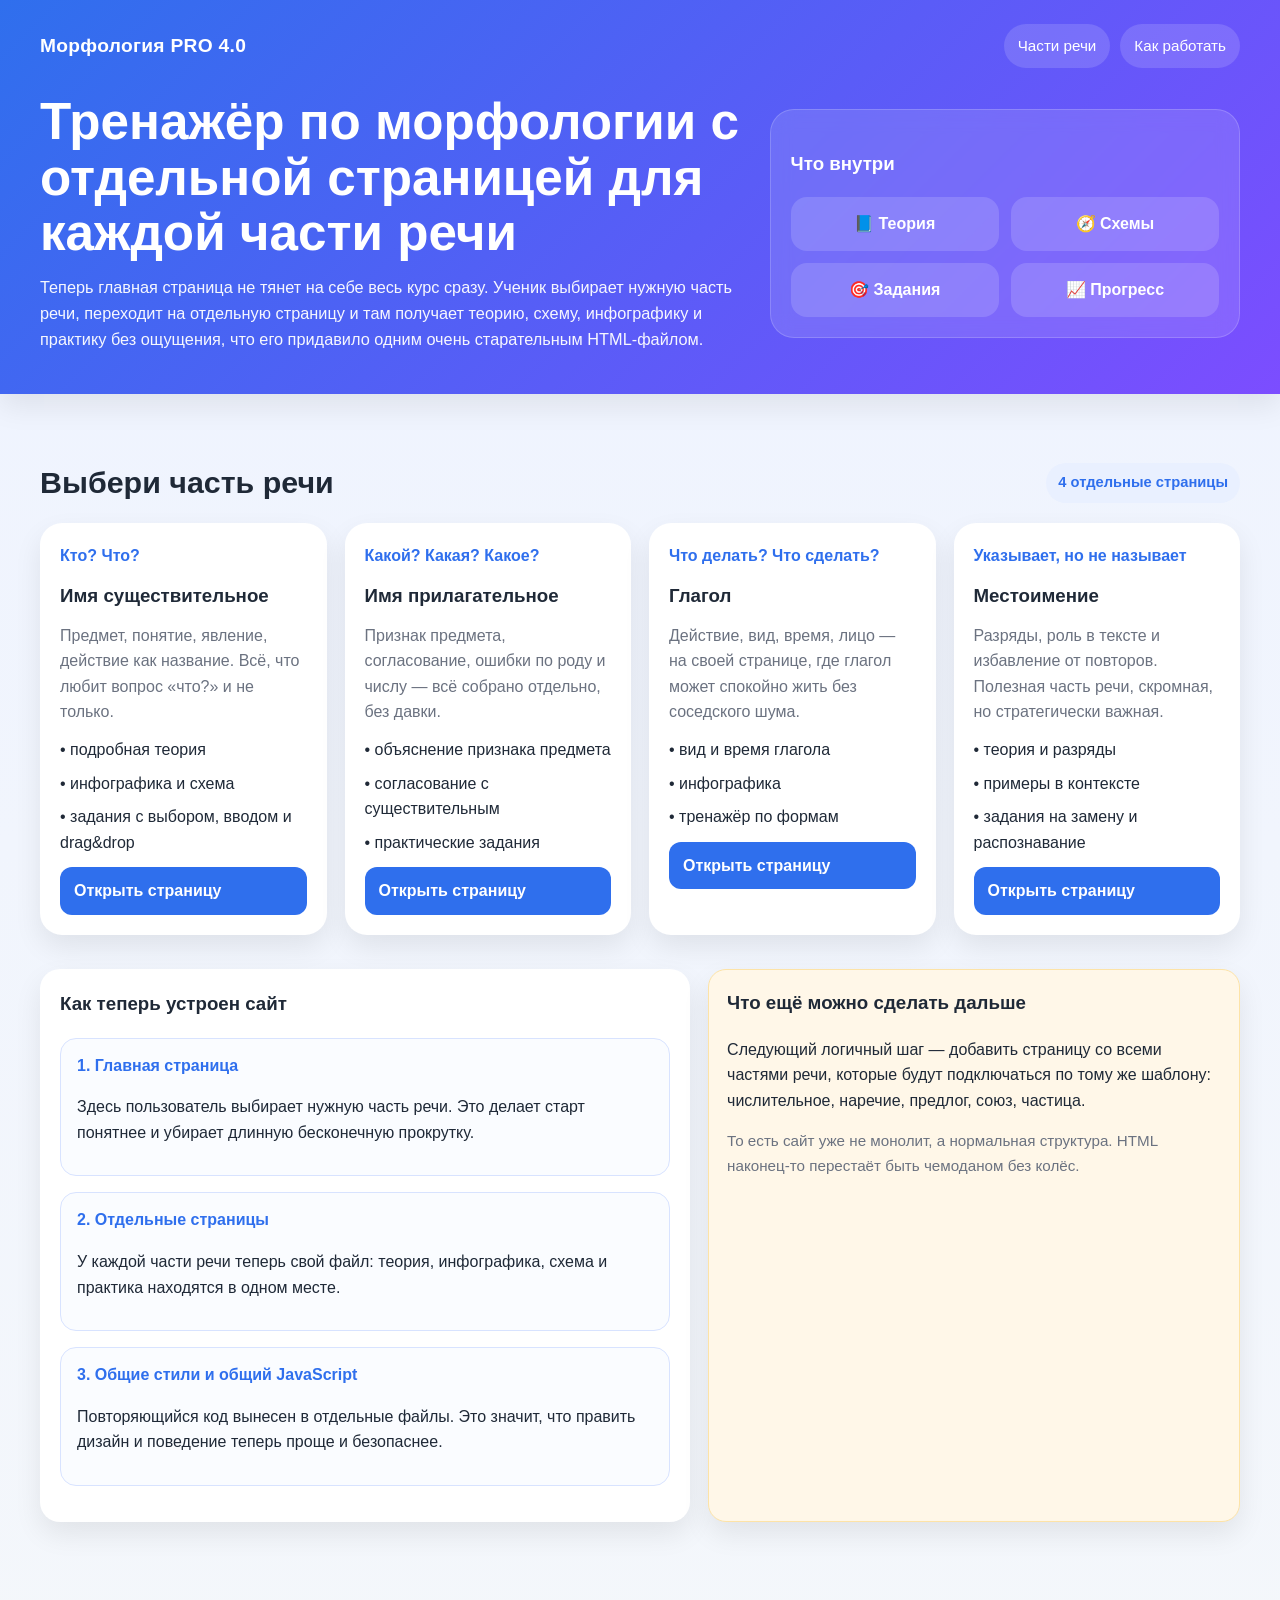
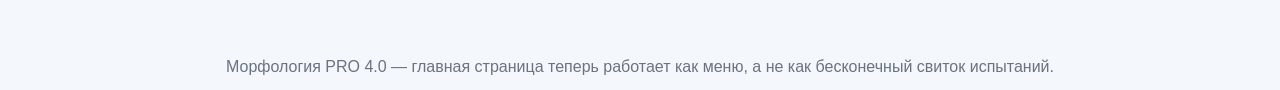
<file: index.html>
<!DOCTYPE html>
<html lang="ru">
<head>
  <head>
  <link rel="icon" type="image/png" href="favicon.png">
</head>
  <meta charset="UTF-8" />
  <meta name="viewport" content="width=device-width, initial-scale=1.0" />
  <title>Морфология PRO 4.0</title>
  <link rel="stylesheet" href="assets/styles.css" />
</head>
<body>
  <header>
    <div class="container">
      <div class="topbar">
        <div class="logo">Морфология PRO 4.0</div>
        <nav>
          <a href="#parts">Части речи</a>
          <a href="#how">Как работать</a>
        </nav>
      </div>

      <div class="hero" id="home">
        <div>
          <h1>Тренажёр по морфологии с отдельной страницей для каждой части речи</h1>
          <p>
            Теперь главная страница не тянет на себе весь курс сразу. Ученик выбирает нужную часть речи,
            переходит на отдельную страницу и там получает теорию, схему, инфографику и практику без ощущения,
            что его придавило одним очень старательным HTML-файлом.
          </p>
        </div>
        <div class="hero-card">
          <h3>Что внутри</h3>
          <div class="hero-grid">
            <div class="hero-mini">📘 Теория</div>
            <div class="hero-mini">🧭 Схемы</div>
            <div class="hero-mini">🎯 Задания</div>
            <div class="hero-mini">📈 Прогресс</div>
          </div>
        </div>
      </div>
    </div>
  </header>

  <main>
    <div class="container">
      <section class="section" id="parts">
        <div class="section-head">
          <h2>Выбери часть речи</h2>
          <span class="tag">4 отдельные страницы</span>
        </div>

        <div class="parts-grid">
          <article class="part-card">
            <div class="part-meta">Кто? Что?</div>
            <h3>Имя существительное</h3>
            <p>Предмет, понятие, явление, действие как название. Всё, что любит вопрос «что?» и не только.</p>
            <div class="feature-list">
              <div>• подробная теория</div>
              <div>• инфографика и схема</div>
              <div>• задания с выбором, вводом и drag&drop</div>
            </div>
            <a class="link-btn link-primary" href="pages/noun.html">Открыть страницу</a>
          </article>

          <article class="part-card">
            <div class="part-meta">Какой? Какая? Какое?</div>
            <h3>Имя прилагательное</h3>
            <p>Признак предмета, согласование, ошибки по роду и числу — всё собрано отдельно, без давки.</p>
            <div class="feature-list">
              <div>• объяснение признака предмета</div>
              <div>• согласование с существительным</div>
              <div>• практические задания</div>
            </div>
            <a class="link-btn link-primary" href="pages/adjective.html">Открыть страницу</a>
          </article>

          <article class="part-card">
            <div class="part-meta">Что делать? Что сделать?</div>
            <h3>Глагол</h3>
            <p>Действие, вид, время, лицо — на своей странице, где глагол может спокойно жить без соседского шума.</p>
            <div class="feature-list">
              <div>• вид и время глагола</div>
              <div>• инфографика</div>
              <div>• тренажёр по формам</div>
            </div>
            <a class="link-btn link-primary" href="pages/verb.html">Открыть страницу</a>
          </article>

          <article class="part-card">
            <div class="part-meta">Указывает, но не называет</div>
            <h3>Местоимение</h3>
            <p>Разряды, роль в тексте и избавление от повторов. Полезная часть речи, скромная, но стратегически важная.</p>
            <div class="feature-list">
              <div>• теория и разряды</div>
              <div>• примеры в контексте</div>
              <div>• задания на замену и распознавание</div>
            </div>
            <a class="link-btn link-primary" href="pages/pronoun.html">Открыть страницу</a>
          </article>
        </div>
      </section>

      <section class="section" id="how">
        <div class="grid">
          <article class="card">
            <h3>Как теперь устроен сайт</h3>
            <div class="theory-block">
              <h4>1. Главная страница</h4>
              <p>Здесь пользователь выбирает нужную часть речи. Это делает старт понятнее и убирает длинную бесконечную прокрутку.</p>
            </div>
            <div class="theory-block">
              <h4>2. Отдельные страницы</h4>
              <p>У каждой части речи теперь свой файл: теория, инфографика, схема и практика находятся в одном месте.</p>
            </div>
            <div class="theory-block">
              <h4>3. Общие стили и общий JavaScript</h4>
              <p>Повторяющийся код вынесен в отдельные файлы. Это значит, что править дизайн и поведение теперь проще и безопаснее.</p>
            </div>
          </article>

          <aside class="card tip-box">
            <h3>Что ещё можно сделать дальше</h3>
            <p>Следующий логичный шаг — добавить страницу со всеми частями речи, которые будут подключаться по тому же шаблону: числительное, наречие, предлог, союз, частица.</p>
            <p class="small-note">То есть сайт уже не монолит, а нормальная структура. HTML наконец-то перестаёт быть чемоданом без колёс.</p>
          </aside>
        </div>
      </section>
    </div>
  </main>

  <footer>
    Морфология PRO 4.0 — главная страница теперь работает как меню, а не как бесконечный свиток испытаний.
  </footer>
</body>
</html>
</file>
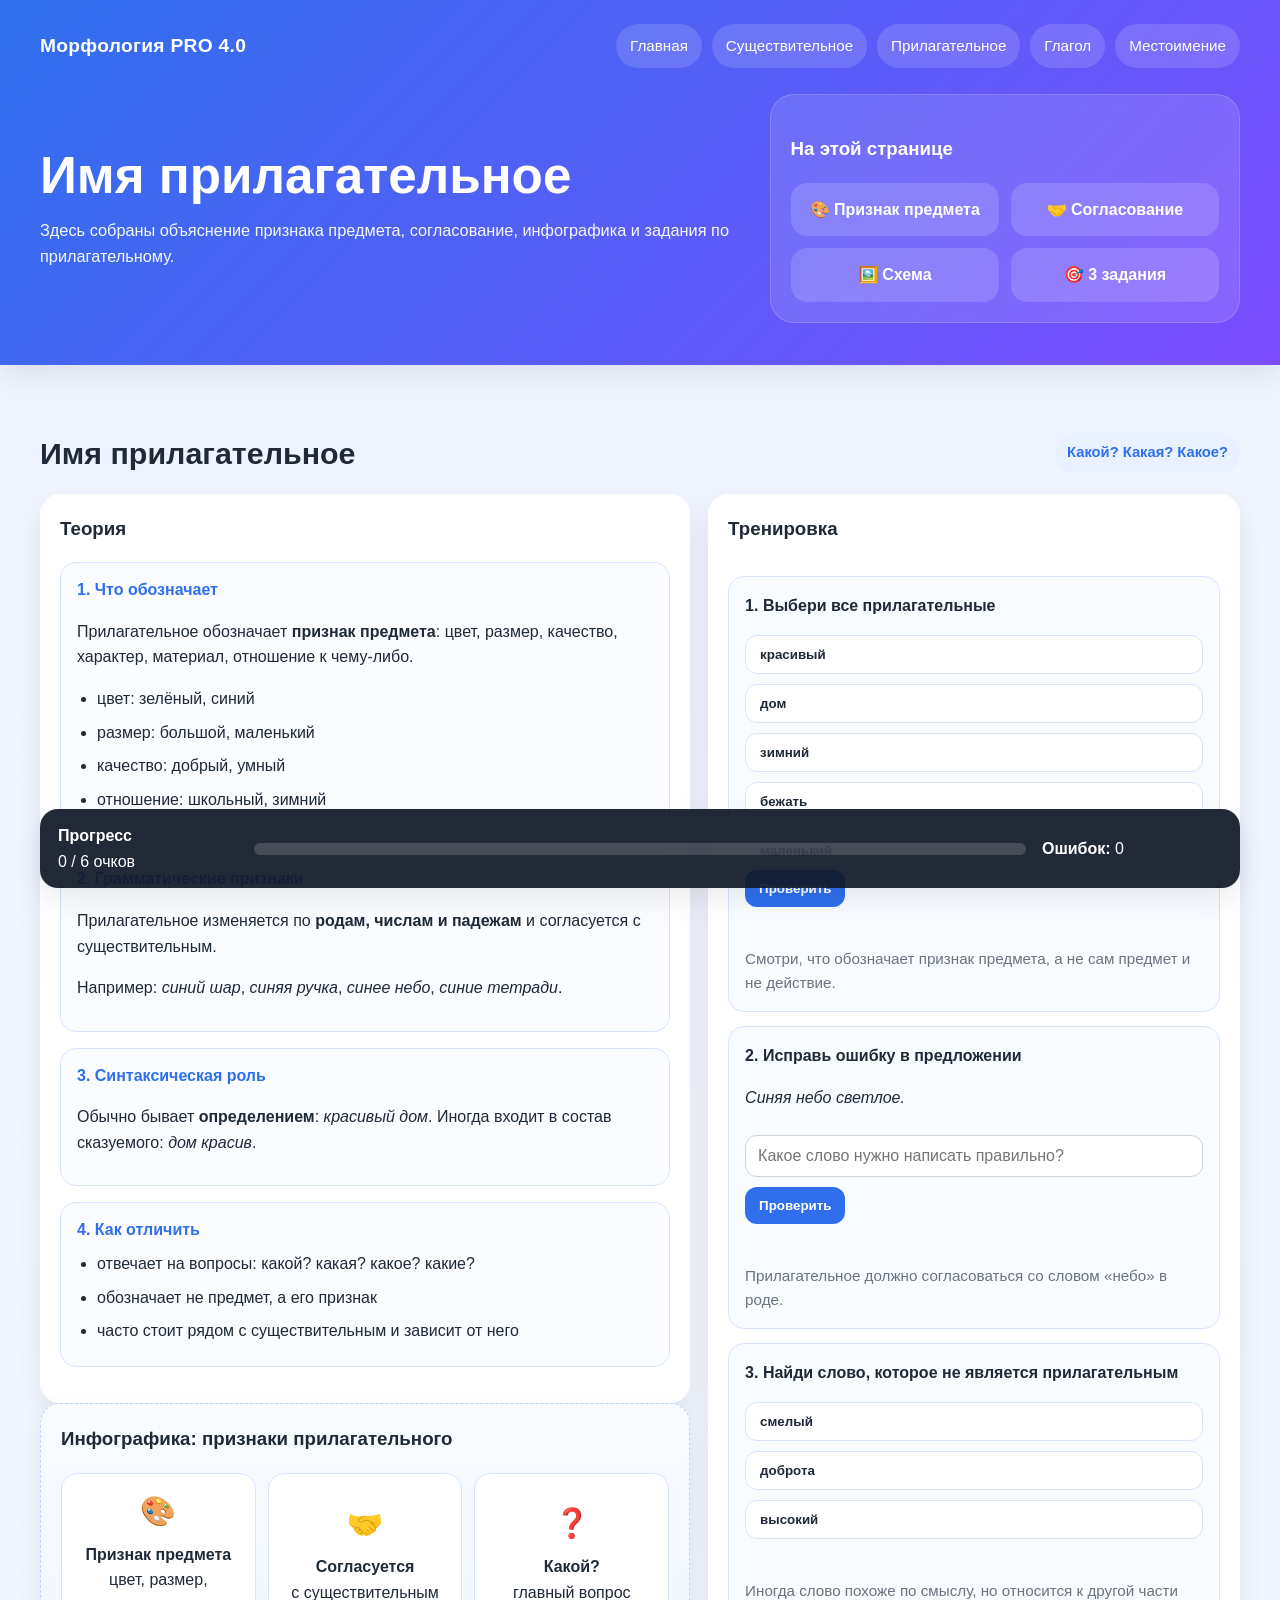
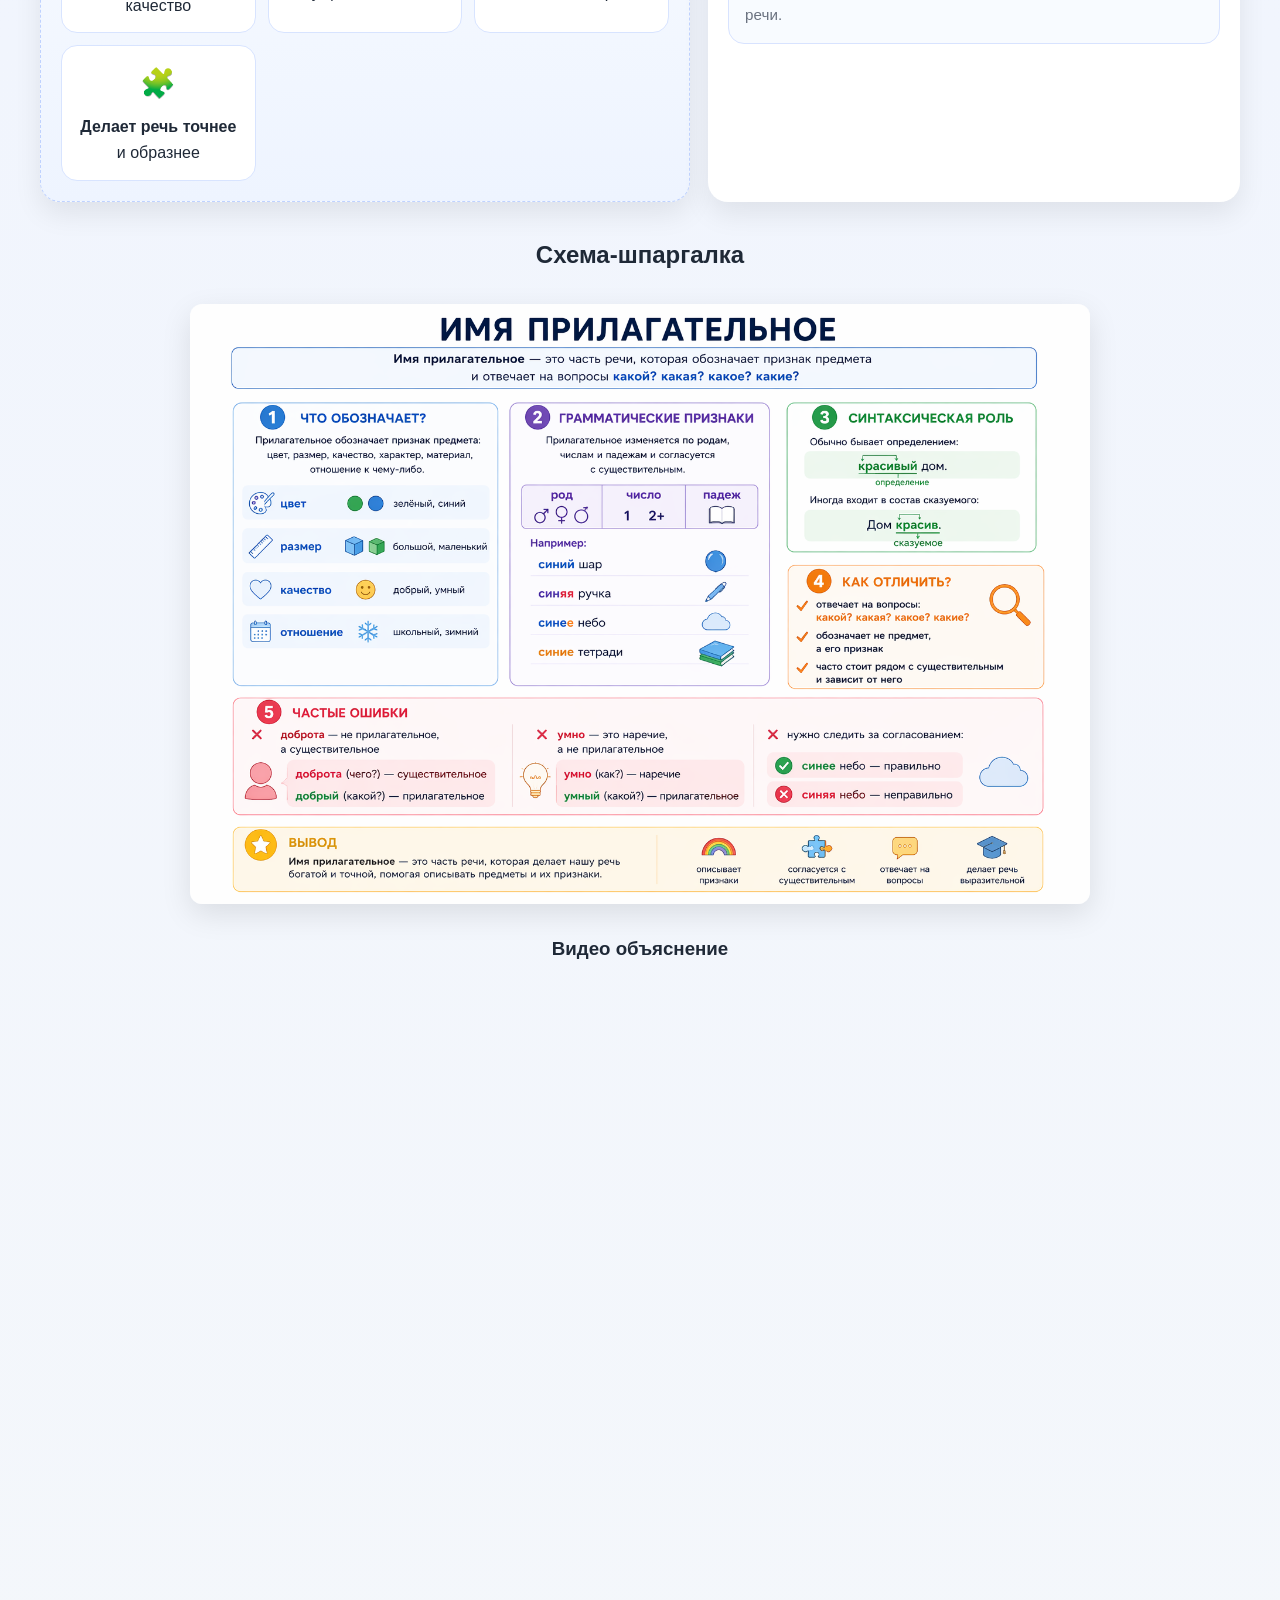
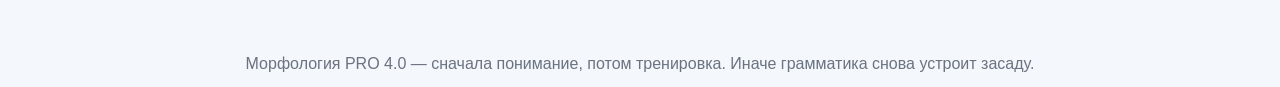
<file: pages/adjective.html>
<!DOCTYPE html>
<html lang="ru">
<head>
  <meta charset="UTF-8" />
  <meta name="viewport" content="width=device-width, initial-scale=1.0" />
  <title>Имя прилагательное — Морфология PRO 4.0</title>
  <link rel="stylesheet" href="../assets/styles.css" />
</head>
<body data-max-score="6" data-storage-key="adjective">
<header>
  <div class="container">
    <div class="topbar">
      <div class="logo">Морфология PRO 4.0</div>
      <nav>
        <a href="../index.html">Главная</a>
        <a href="noun.html">Существительное</a>
        <a href="adjective.html">Прилагательное</a>
        <a href="verb.html">Глагол</a>
        <a href="pronoun.html">Местоимение</a>
      </nav>
    </div>

      <div class="hero">
        <div>
          <h1>Имя прилагательное</h1>
          <p>Здесь собраны объяснение признака предмета, согласование, инфографика и задания по прилагательному.</p>
        </div>
        <div class="hero-card">
          <h3>На этой странице</h3>
          <div class="hero-grid">
            <div class="hero-mini">🎨 Признак предмета</div>
            <div class="hero-mini">🤝 Согласование</div>
            <div class="hero-mini">🖼️ Схема</div>
            <div class="hero-mini">🎯 3 задания</div>
          </div>
        </div>
      </div>
    </div>
  </header>
  <main>
    <div class="container">
      <section class="section">
        <div class="section-head">
          <h2>Имя прилагательное</h2>
          <span class="tag">Какой? Какая? Какое?</span>
        </div>
        <div class="grid">
          <div>
            <article class="card">
              <h3>Теория</h3>
              <div class="theory-block">
                <h4>1. Что обозначает</h4>
                <p>Прилагательное обозначает <strong>признак предмета</strong>: цвет, размер, качество, характер, материал, отношение к чему-либо.</p>
                <ul>
                  <li>цвет: зелёный, синий</li>
                  <li>размер: большой, маленький</li>
                  <li>качество: добрый, умный</li>
                  <li>отношение: школьный, зимний</li>
                </ul>
              </div>
              <div class="theory-block">
                <h4>2. Грамматические признаки</h4>
                <p>Прилагательное изменяется по <strong>родам, числам и падежам</strong> и согласуется с существительным.</p>
                <p>Например: <em>синий шар</em>, <em>синяя ручка</em>, <em>синее небо</em>, <em>синие тетради</em>.</p>
              </div>
              <div class="theory-block">
                <h4>3. Синтаксическая роль</h4>
                <p>Обычно бывает <strong>определением</strong>: <em>красивый дом</em>. Иногда входит в состав сказуемого: <em>дом красив</em>.</p>
              </div>
              <div class="theory-block">
                <h4>4. Как отличить</h4>
                <ul>
                  <li>отвечает на вопросы: какой? какая? какое? какие?</li>
                  <li>обозначает не предмет, а его признак</li>
                  <li>часто стоит рядом с существительным и зависит от него</li>
                </ul>
              </div>
            </article>
            <article class="card infographic">
              <h3>Инфографика: признаки прилагательного</h3>
              <div class="info-grid">
                <div class="info-item"><div class="emoji">🎨</div><strong>Признак предмета</strong><span>цвет, размер, качество</span></div>
                <div class="info-item"><div class="emoji">🤝</div><strong>Согласуется</strong><span>с существительным</span></div>
                <div class="info-item"><div class="emoji">❓</div><strong>Какой?</strong><span>главный вопрос</span></div>
                <div class="info-item"><div class="emoji">🧩</div><strong>Делает речь точнее</strong><span>и образнее</span></div>
              </div>
            </article>
          </div>
          <aside class="card trainer-panel">
            <h3>Тренировка</h3>
            <div class="task" data-points="2">
              <p><strong>1. Выбери все прилагательные</strong></p>
              <div class="options multi-select" data-answer="красивый,зимний,маленький">
                <button class="option-btn">красивый</button>
                <button class="option-btn">дом</button>
                <button class="option-btn">зимний</button>
                <button class="option-btn">бежать</button>
                <button class="option-btn">маленький</button>
              </div>
              <button class="primary-btn check-multi">Проверить</button>
              <div class="result"></div>
              <div class="explain">Смотри, что обозначает признак предмета, а не сам предмет и не действие.</div>
            </div>
            <div class="task" data-points="2">
              <p><strong>2. Исправь ошибку в предложении</strong></p>
              <p><em>Синяя небо светлое.</em></p>
              <input type="text" class="free-input" data-answer="синее" placeholder="Какое слово нужно написать правильно?" />
              <button class="primary-btn check-input">Проверить</button>
              <div class="result"></div>
              <div class="explain">Прилагательное должно согласоваться со словом «небо» в роде.</div>
            </div>
            <div class="task" data-points="2">
              <p><strong>3. Найди слово, которое не является прилагательным</strong></p>
              <div class="options single-select" data-answer="доброта">
                <button class="option-btn">смелый</button>
                <button class="option-btn">доброта</button>
                <button class="option-btn">высокий</button>
              </div>
              <div class="result"></div>
              <div class="explain">Иногда слово похоже по смыслу, но относится к другой части речи.</div>
            </div>
          </aside>
        </div>
      </section>
      <section class="section">
        <h2 style="text-align:center;">Схема-шпаргалка</h2>
        <img src="../images/Имя прил. схема.png" class="zoom-img" alt="Схема: имя прилагательное" />
  
<div style="max-width: 800px; margin: 30px auto; text-align: center;">
  <h3>Видео объяснение</h3>

  <iframe
    width="100%"
    height="450"
    src="https://www.youtube.com/embed/ZMCBZFGoVbQ"
    title="YouTube video player"
    frameborder="0"
    allowfullscreen>
  </iframe>
</div>
      </section>
      <div class="sticky-stats">
        <div><strong>Прогресс</strong><br><span id="stickyText">0 / 6 очков</span></div>
        <div class="progress-track"><div class="progress-fill" id="progressFill"></div></div>
        <div><strong>Ошибок:</strong> <span id="mistakeValue">0</span></div>
      </div>
    </div>
  </main>

<footer>
  Морфология PRO 4.0 — сначала понимание, потом тренировка. Иначе грамматика снова устроит засаду.
</footer>
<script src="../assets/page.js"></script>

</body>
</html>
</file>
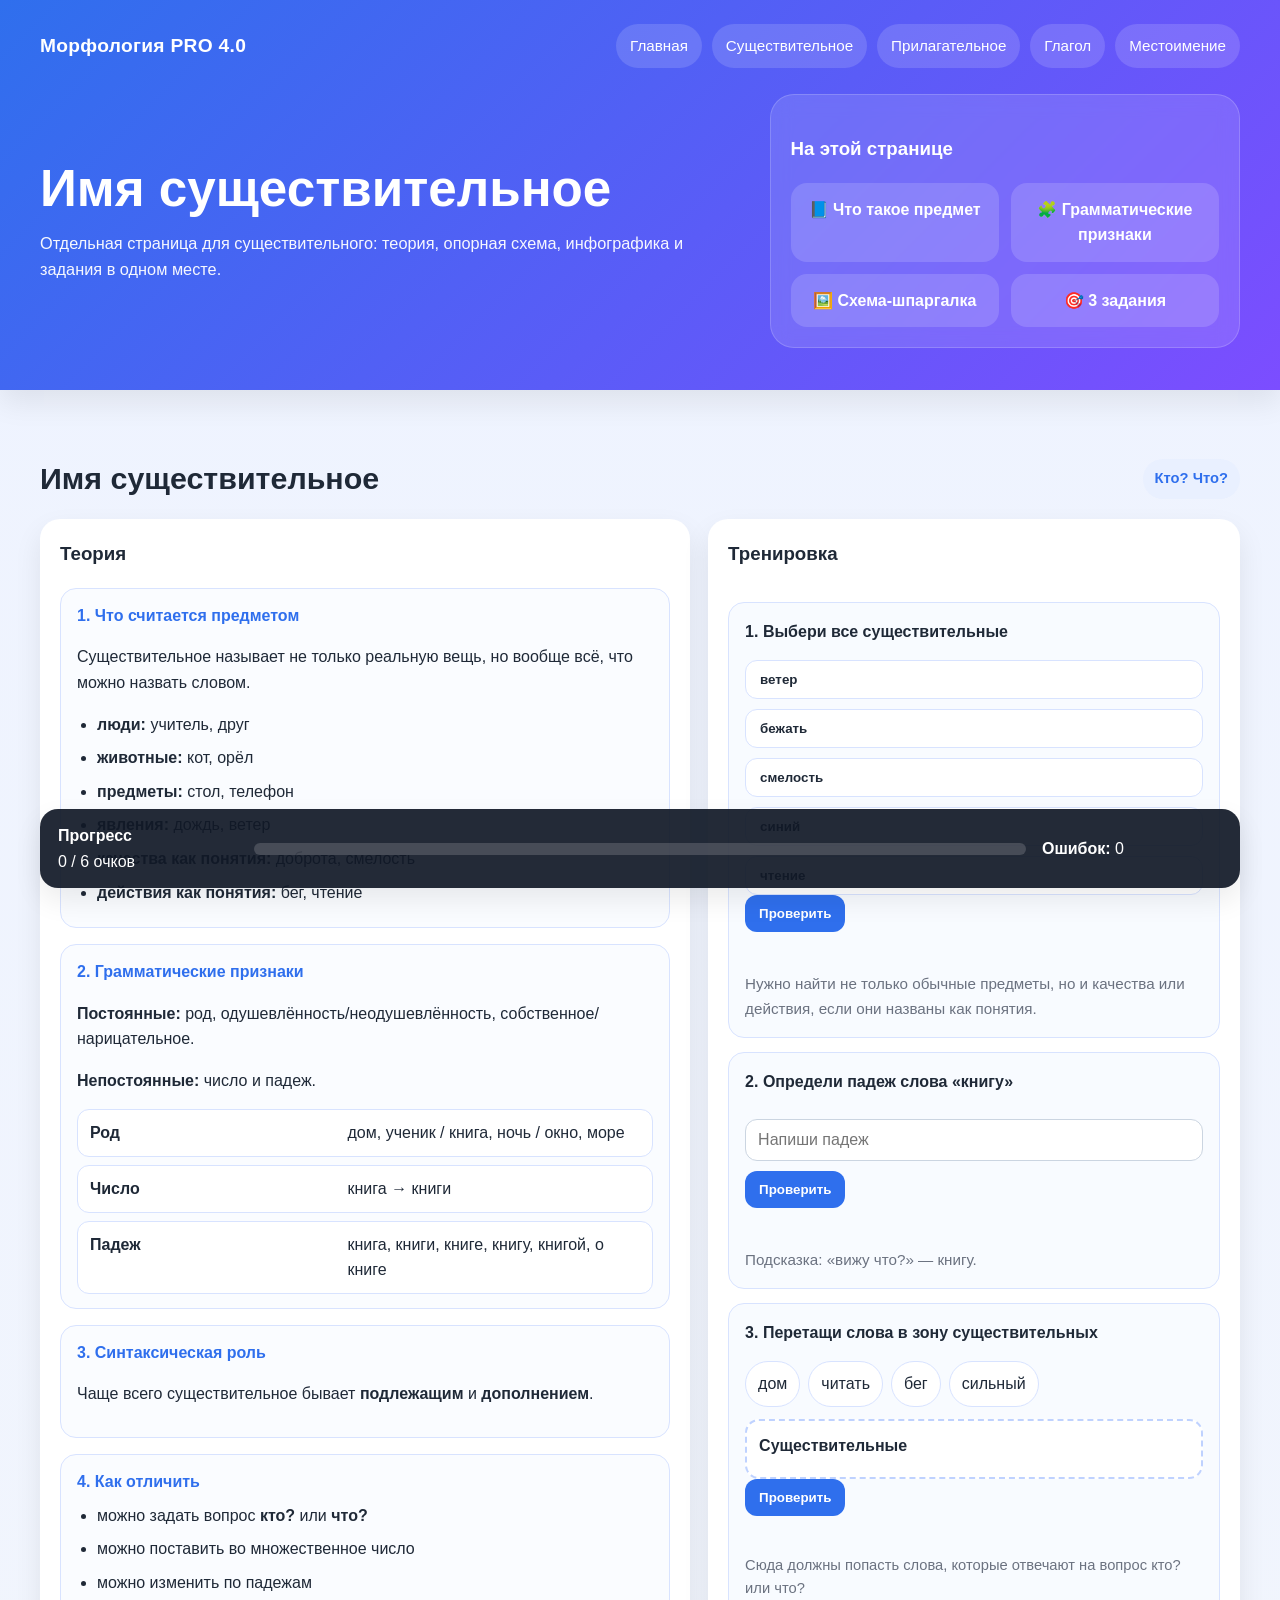
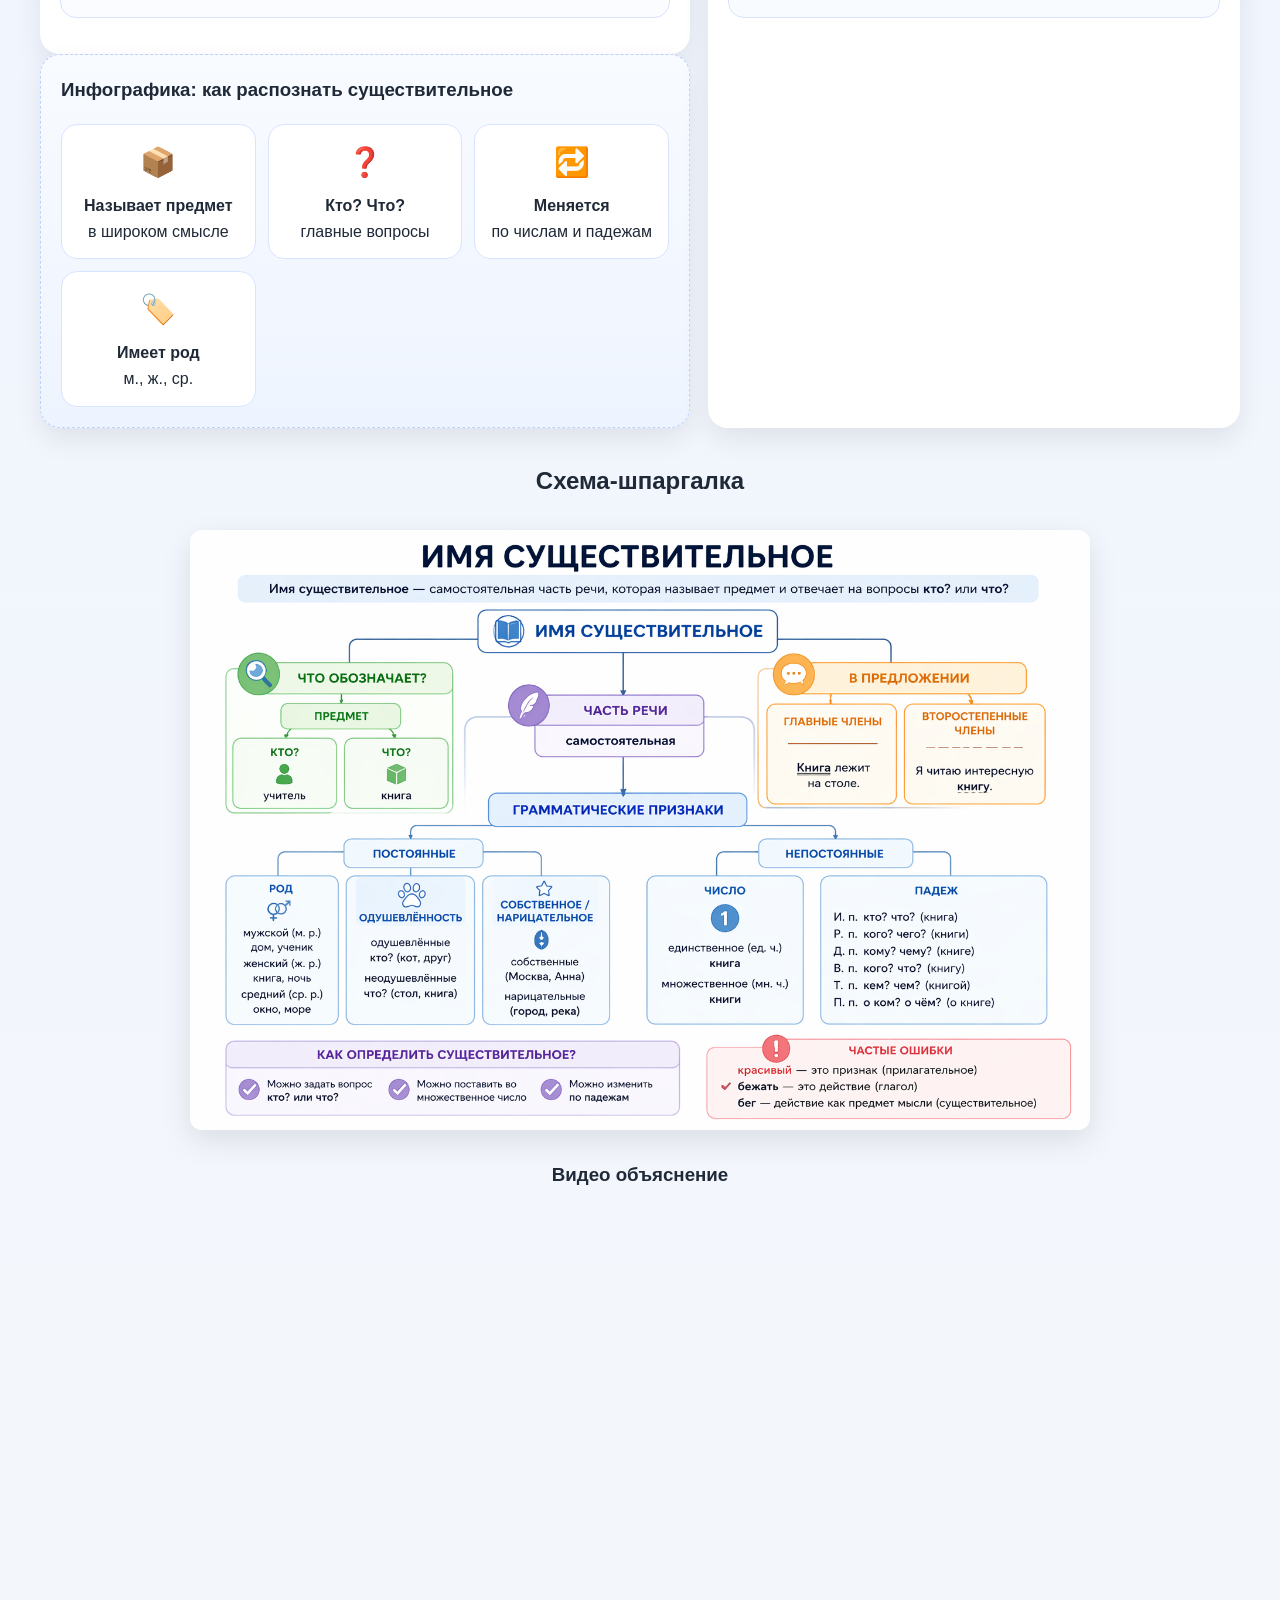
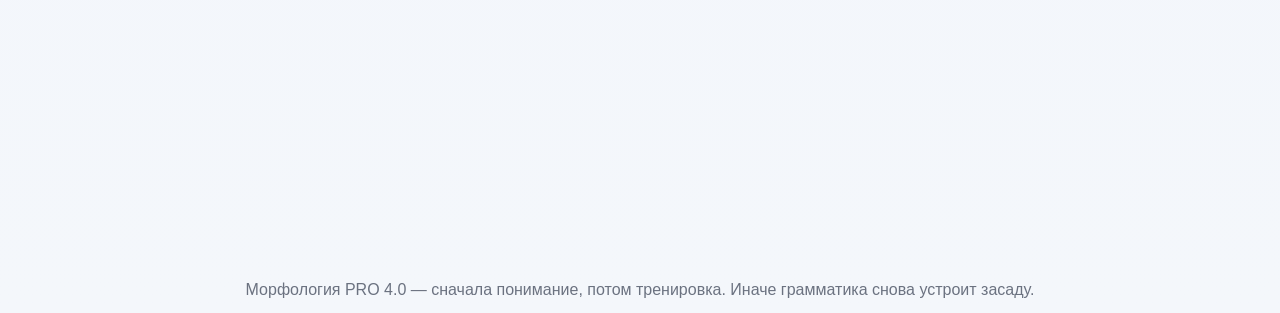
<file: pages/noun.html>
<!DOCTYPE html>
<html lang="ru">
<head>
  <meta charset="UTF-8" />
  <meta name="viewport" content="width=device-width, initial-scale=1.0" />
  <title>Имя существительное — Морфология PRO 4.0</title>
  <link rel="stylesheet" href="../assets/styles.css" />
</head>
<body data-max-score="6" data-storage-key="noun">
<header>
  <div class="container">
    <div class="topbar">
      <div class="logo">Морфология PRO 4.0</div>
      <nav>
        <a href="../index.html">Главная</a>
        <a href="noun.html">Существительное</a>
        <a href="adjective.html">Прилагательное</a>
        <a href="verb.html">Глагол</a>
        <a href="pronoun.html">Местоимение</a>
      </nav>
    </div>

      <div class="hero">
        <div>
          <h1>Имя существительное</h1>
          <p>Отдельная страница для существительного: теория, опорная схема, инфографика и задания в одном месте.</p>
        </div>
        <div class="hero-card">
          <h3>На этой странице</h3>
          <div class="hero-grid">
            <div class="hero-mini">📘 Что такое предмет</div>
            <div class="hero-mini">🧩 Грамматические признаки</div>
            <div class="hero-mini">🖼️ Схема-шпаргалка</div>
            <div class="hero-mini">🎯 3 задания</div>
          </div>
        </div>
      </div>
    </div>
  </header>

  <main>
    <div class="container">
      <section class="section">
        <div class="section-head">
          <h2>Имя существительное</h2>
          <span class="tag">Кто? Что?</span>
        </div>
        <div class="grid">
          <div>
            <article class="card">
              <h3>Теория</h3>
              <div class="theory-block">
                <h4>1. Что считается предметом</h4>
                <p>Существительное называет не только реальную вещь, но вообще всё, что можно назвать словом.</p>
                <ul>
                  <li><strong>люди:</strong> учитель, друг</li>
                  <li><strong>животные:</strong> кот, орёл</li>
                  <li><strong>предметы:</strong> стол, телефон</li>
                  <li><strong>явления:</strong> дождь, ветер</li>
                  <li><strong>качества как понятия:</strong> доброта, смелость</li>
                  <li><strong>действия как понятия:</strong> бег, чтение</li>
                </ul>
              </div>
              <div class="theory-block">
                <h4>2. Грамматические признаки</h4>
                <p><strong>Постоянные:</strong> род, одушевлённость/неодушевлённость, собственное/нарицательное.</p>
                <p><strong>Непостоянные:</strong> число и падеж.</p>
                <div class="mini-table">
                  <div class="mini-row"><strong>Род</strong><span>дом, ученик / книга, ночь / окно, море</span></div>
                  <div class="mini-row"><strong>Число</strong><span>книга → книги</span></div>
                  <div class="mini-row"><strong>Падеж</strong><span>книга, книги, книге, книгу, книгой, о книге</span></div>
                </div>
              </div>
              <div class="theory-block">
                <h4>3. Синтаксическая роль</h4>
                <p>Чаще всего существительное бывает <strong>подлежащим</strong> и <strong>дополнением</strong>.</p>
              </div>
              <div class="theory-block">
                <h4>4. Как отличить</h4>
                <ul>
                  <li>можно задать вопрос <strong>кто?</strong> или <strong>что?</strong></li>
                  <li>можно поставить во множественное число</li>
                  <li>можно изменить по падежам</li>
                </ul>
              </div>
            </article>

            <article class="card infographic">
              <h3>Инфографика: как распознать существительное</h3>
              <div class="info-grid">
                <div class="info-item"><div class="emoji">📦</div><strong>Называет предмет</strong><span>в широком смысле</span></div>
                <div class="info-item"><div class="emoji">❓</div><strong>Кто? Что?</strong><span>главные вопросы</span></div>
                <div class="info-item"><div class="emoji">🔁</div><strong>Меняется</strong><span>по числам и падежам</span></div>
                <div class="info-item"><div class="emoji">🏷️</div><strong>Имеет род</strong><span>м., ж., ср.</span></div>
              </div>
            </article>
          </div>

          <aside class="card trainer-panel">
            <h3>Тренировка</h3>
            <div class="task" data-points="2">
              <p><strong>1. Выбери все существительные</strong></p>
              <div class="options multi-select" data-answer="ветер,смелость,чтение">
                <button class="option-btn">ветер</button>
                <button class="option-btn">бежать</button>
                <button class="option-btn">смелость</button>
                <button class="option-btn">синий</button>
                <button class="option-btn">чтение</button>
              </div>
              <button class="primary-btn check-multi">Проверить</button>
              <div class="result"></div>
              <div class="explain">Нужно найти не только обычные предметы, но и качества или действия, если они названы как понятия.</div>
            </div>

            <div class="task" data-points="2">
              <p><strong>2. Определи падеж слова «книгу»</strong></p>
              <input type="text" class="free-input" data-answer="винительный" placeholder="Напиши падеж" />
              <button class="primary-btn check-input">Проверить</button>
              <div class="result"></div>
              <div class="explain">Подсказка: «вижу что?» — книгу.</div>
            </div>

            <div class="task drag-task" data-points="2">
              <p><strong>3. Перетащи слова в зону существительных</strong></p>
              <div class="chips">
                <span class="chip" draggable="true">дом</span>
                <span class="chip" draggable="true">читать</span>
                <span class="chip" draggable="true">бег</span>
                <span class="chip" draggable="true">сильный</span>
              </div>
              <div class="dropzone" data-accept="дом,бег"><strong>Существительные</strong></div>
              <button class="primary-btn check-drag">Проверить</button>
              <div class="result"></div>
              <div class="drag-note">Сюда должны попасть слова, которые отвечают на вопрос кто? или что?</div>
            </div>
          </aside>
        </div>
      </section>
      <section class="section">
        <h2 style="text-align:center;">Схема-шпаргалка</h2>
        <img src="../images/Имя сущ. схема.png" class="zoom-img" alt="Схема: имя существительное" />
        <div style="max-width: 800px; margin: 30px auto; text-align: center;">
  <h3>Видео объяснение</h3>

  <iframe
    width="100%"
    height="450"
    src="https://www.youtube.com/embed/fuFQbrT4VVg"
    title="YouTube video player"
    frameborder="0"
    allowfullscreen>
  </iframe>
</div>
      </section>
      <div class="sticky-stats">
        <div><strong>Прогресс</strong><br><span id="stickyText">0 / 6 очков</span></div>
        <div class="progress-track"><div class="progress-fill" id="progressFill"></div></div>
        <div><strong>Ошибок:</strong> <span id="mistakeValue">0</span></div>
      </div>
    </div>
  </main>

<footer>
  Морфология PRO 4.0 — сначала понимание, потом тренировка. Иначе грамматика снова устроит засаду.
</footer>
<script src="../assets/page.js"></script>

</body>
</html>
</file>
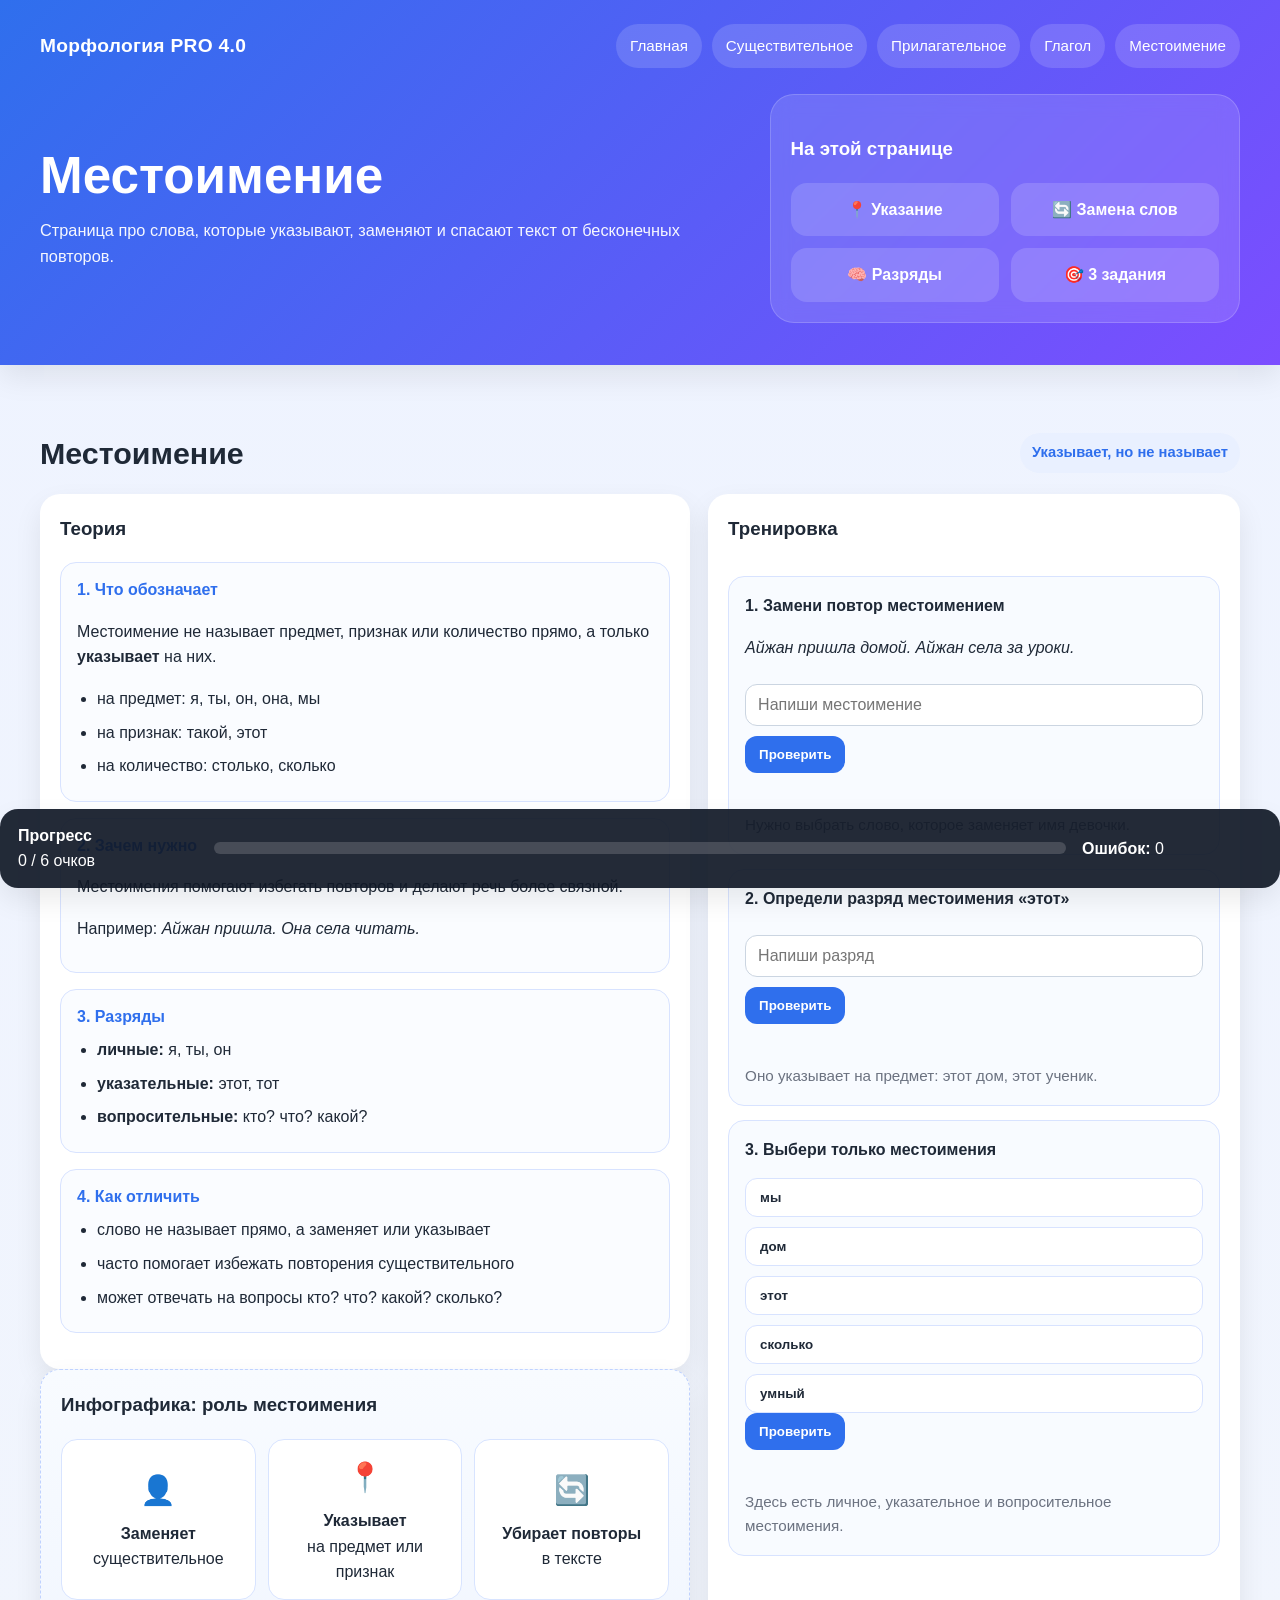
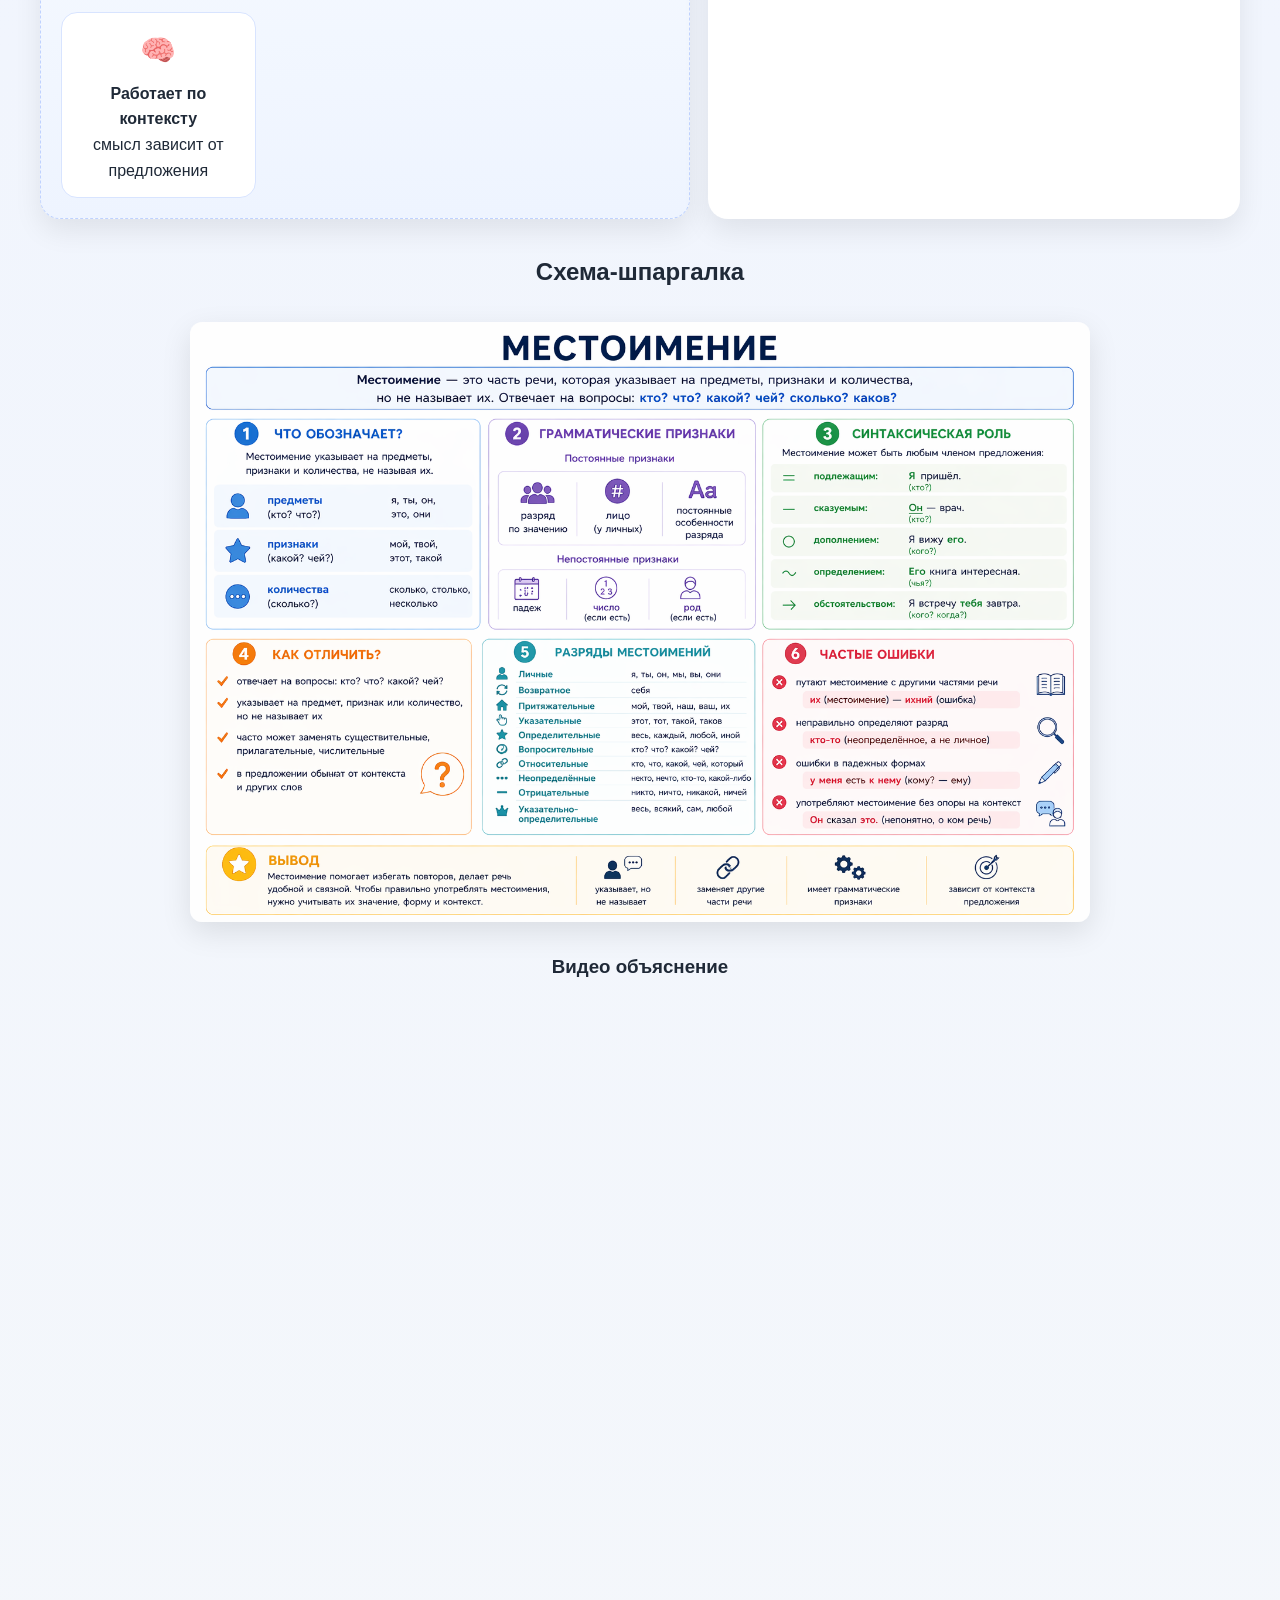
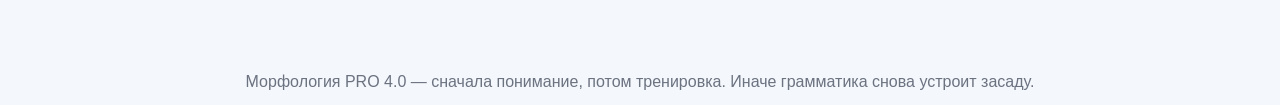
<file: pages/pronoun.html>
<!DOCTYPE html>
<html lang="ru">
<head>
  <meta charset="UTF-8" />
  <meta name="viewport" content="width=device-width, initial-scale=1.0" />
  <title>Местоимение — Морфология PRO 4.0</title>
  <link rel="stylesheet" href="../assets/styles.css" />
</head>
<body data-max-score="6" data-storage-key="pronoun">
<header>
  <div class="container">
    <div class="topbar">
      <div class="logo">Морфология PRO 4.0</div>
      <nav>
        <a href="../index.html">Главная</a>
        <a href="noun.html">Существительное</a>
        <a href="adjective.html">Прилагательное</a>
        <a href="verb.html">Глагол</a>
        <a href="pronoun.html">Местоимение</a>
      </nav>
    </div>

      <div class="hero">
        <div>
          <h1>Местоимение</h1>
          <p>Страница про слова, которые указывают, заменяют и спасают текст от бесконечных повторов.</p>
        </div>
        <div class="hero-card">
          <h3>На этой странице</h3>
          <div class="hero-grid">
            <div class="hero-mini">📍 Указание</div>
            <div class="hero-mini">🔄 Замена слов</div>
            <div class="hero-mini">🧠 Разряды</div>
            <div class="hero-mini">🎯 3 задания</div>
          </div>
        </div>
      </div>
    </div>
  </header>
  <main>
    <div class="container">
      <section class="section">
        <div class="section-head">
          <h2>Местоимение</h2>
          <span class="tag">Указывает, но не называет</span>
        </div>
        <div class="grid">
          <div>
            <article class="card">
              <h3>Теория</h3>
              <div class="theory-block">
                <h4>1. Что обозначает</h4>
                <p>Местоимение не называет предмет, признак или количество прямо, а только <strong>указывает</strong> на них.</p>
                <ul>
                  <li>на предмет: я, ты, он, она, мы</li>
                  <li>на признак: такой, этот</li>
                  <li>на количество: столько, сколько</li>
                </ul>
              </div>
              <div class="theory-block">
                <h4>2. Зачем нужно</h4>
                <p>Местоимения помогают избегать повторов и делают речь более связной.</p>
                <p>Например: <em>Айжан пришла. Она села читать.</em></p>
              </div>
              <div class="theory-block">
                <h4>3. Разряды</h4>
                <ul>
                  <li><strong>личные:</strong> я, ты, он</li>
                  <li><strong>указательные:</strong> этот, тот</li>
                  <li><strong>вопросительные:</strong> кто? что? какой?</li>
                </ul>
              </div>
              <div class="theory-block">
                <h4>4. Как отличить</h4>
                <ul>
                  <li>слово не называет прямо, а заменяет или указывает</li>
                  <li>часто помогает избежать повторения существительного</li>
                  <li>может отвечать на вопросы кто? что? какой? сколько?</li>
                </ul>
              </div>
            </article>
            <article class="card infographic">
              <h3>Инфографика: роль местоимения</h3>
              <div class="info-grid">
                <div class="info-item"><div class="emoji">👤</div><strong>Заменяет</strong><span>существительное</span></div>
                <div class="info-item"><div class="emoji">📍</div><strong>Указывает</strong><span>на предмет или признак</span></div>
                <div class="info-item"><div class="emoji">🔄</div><strong>Убирает повторы</strong><span>в тексте</span></div>
                <div class="info-item"><div class="emoji">🧠</div><strong>Работает по контексту</strong><span>смысл зависит от предложения</span></div>
              </div>
            </article>
          </div>
          <aside class="card trainer-panel">
            <h3>Тренировка</h3>
            <div class="task" data-points="2">
              <p><strong>1. Замени повтор местоимением</strong></p>
              <p><em>Айжан пришла домой. Айжан села за уроки.</em></p>
              <input type="text" class="free-input" data-answer="она" placeholder="Напиши местоимение" />
              <button class="primary-btn check-input">Проверить</button>
              <div class="result"></div>
              <div class="explain">Нужно выбрать слово, которое заменяет имя девочки.</div>
            </div>
            <div class="task" data-points="2">
              <p><strong>2. Определи разряд местоимения «этот»</strong></p>
              <input type="text" class="free-input" data-answer="указательное" placeholder="Напиши разряд" />
              <button class="primary-btn check-input">Проверить</button>
              <div class="result"></div>
              <div class="explain">Оно указывает на предмет: этот дом, этот ученик.</div>
            </div>
            <div class="task" data-points="2">
              <p><strong>3. Выбери только местоимения</strong></p>
              <div class="options multi-select" data-answer="мы,этот,сколько">
                <button class="option-btn">мы</button>
                <button class="option-btn">дом</button>
                <button class="option-btn">этот</button>
                <button class="option-btn">сколько</button>
                <button class="option-btn">умный</button>
              </div>
              <button class="primary-btn check-multi">Проверить</button>
              <div class="result"></div>
              <div class="explain">Здесь есть личное, указательное и вопросительное местоимения.</div>
            </div>
          </aside>
        </div>
      </section>
      <section class="section">
        <h2 style="text-align:center;">Схема-шпаргалка</h2>
        <img src="../images/Местоимение схема.png" class="zoom-img" alt="Схема: местоимение" />
          <div style="max-width: 800px; margin: 30px auto; text-align: center;">
  <h3>Видео объяснение</h3>
  
  <iframe 
    width="100%" 
    height="450" 
    src="https://www.youtube.com/embed/4CGCo9PEKM0" 
    frameborder="0" 
    allowfullscreen>
  </iframe>
</div>
      </div>
      </section>
      <div class="sticky-stats">
        <div><strong>Прогресс</strong><br><span id="stickyText">0 / 6 очков</span></div>
        <div class="progress-track"><div class="progress-fill" id="progressFill"></div></div>
        <div><strong>Ошибок:</strong> <span id="mistakeValue">0</span></div>

    
    </div>
  </main>

<footer>
  Морфология PRO 4.0 — сначала понимание, потом тренировка. Иначе грамматика снова устроит засаду.
</footer>
<script src="../assets/page.js"></script>

</body>
</html>
</file>
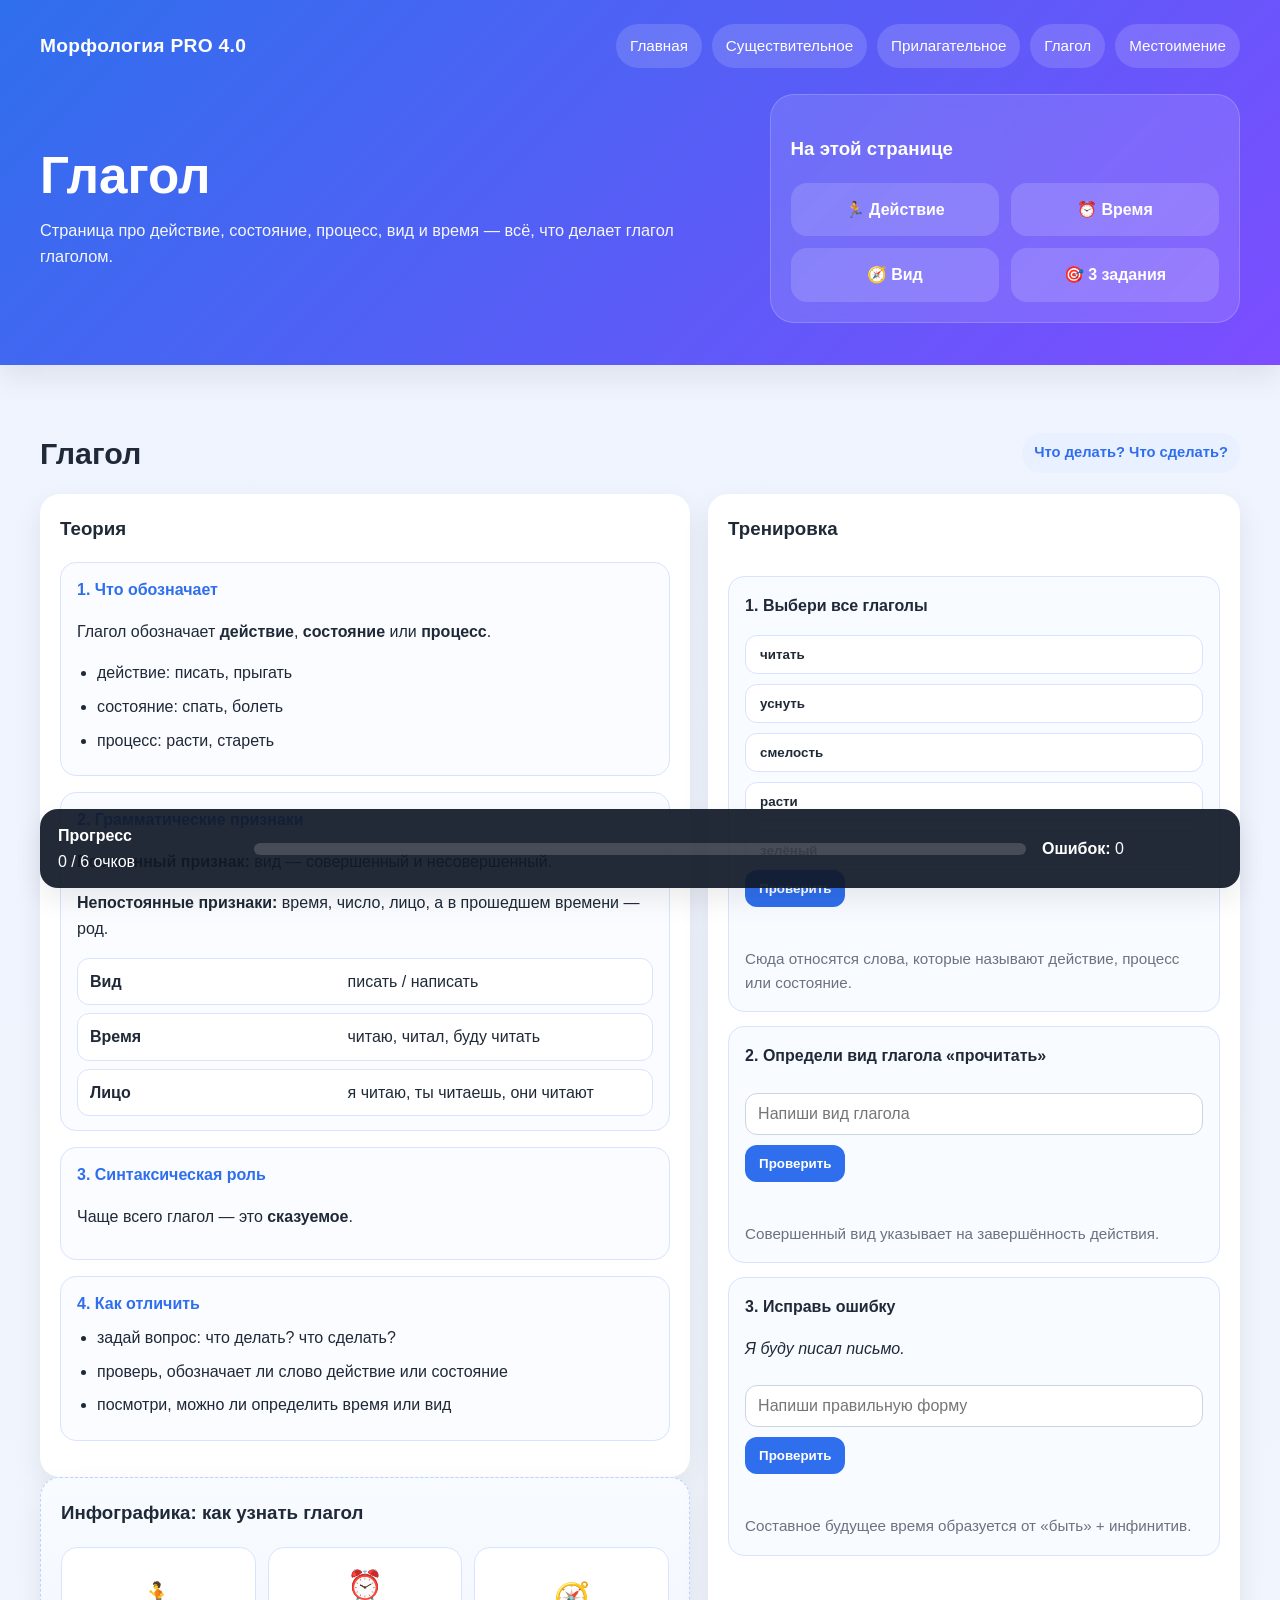
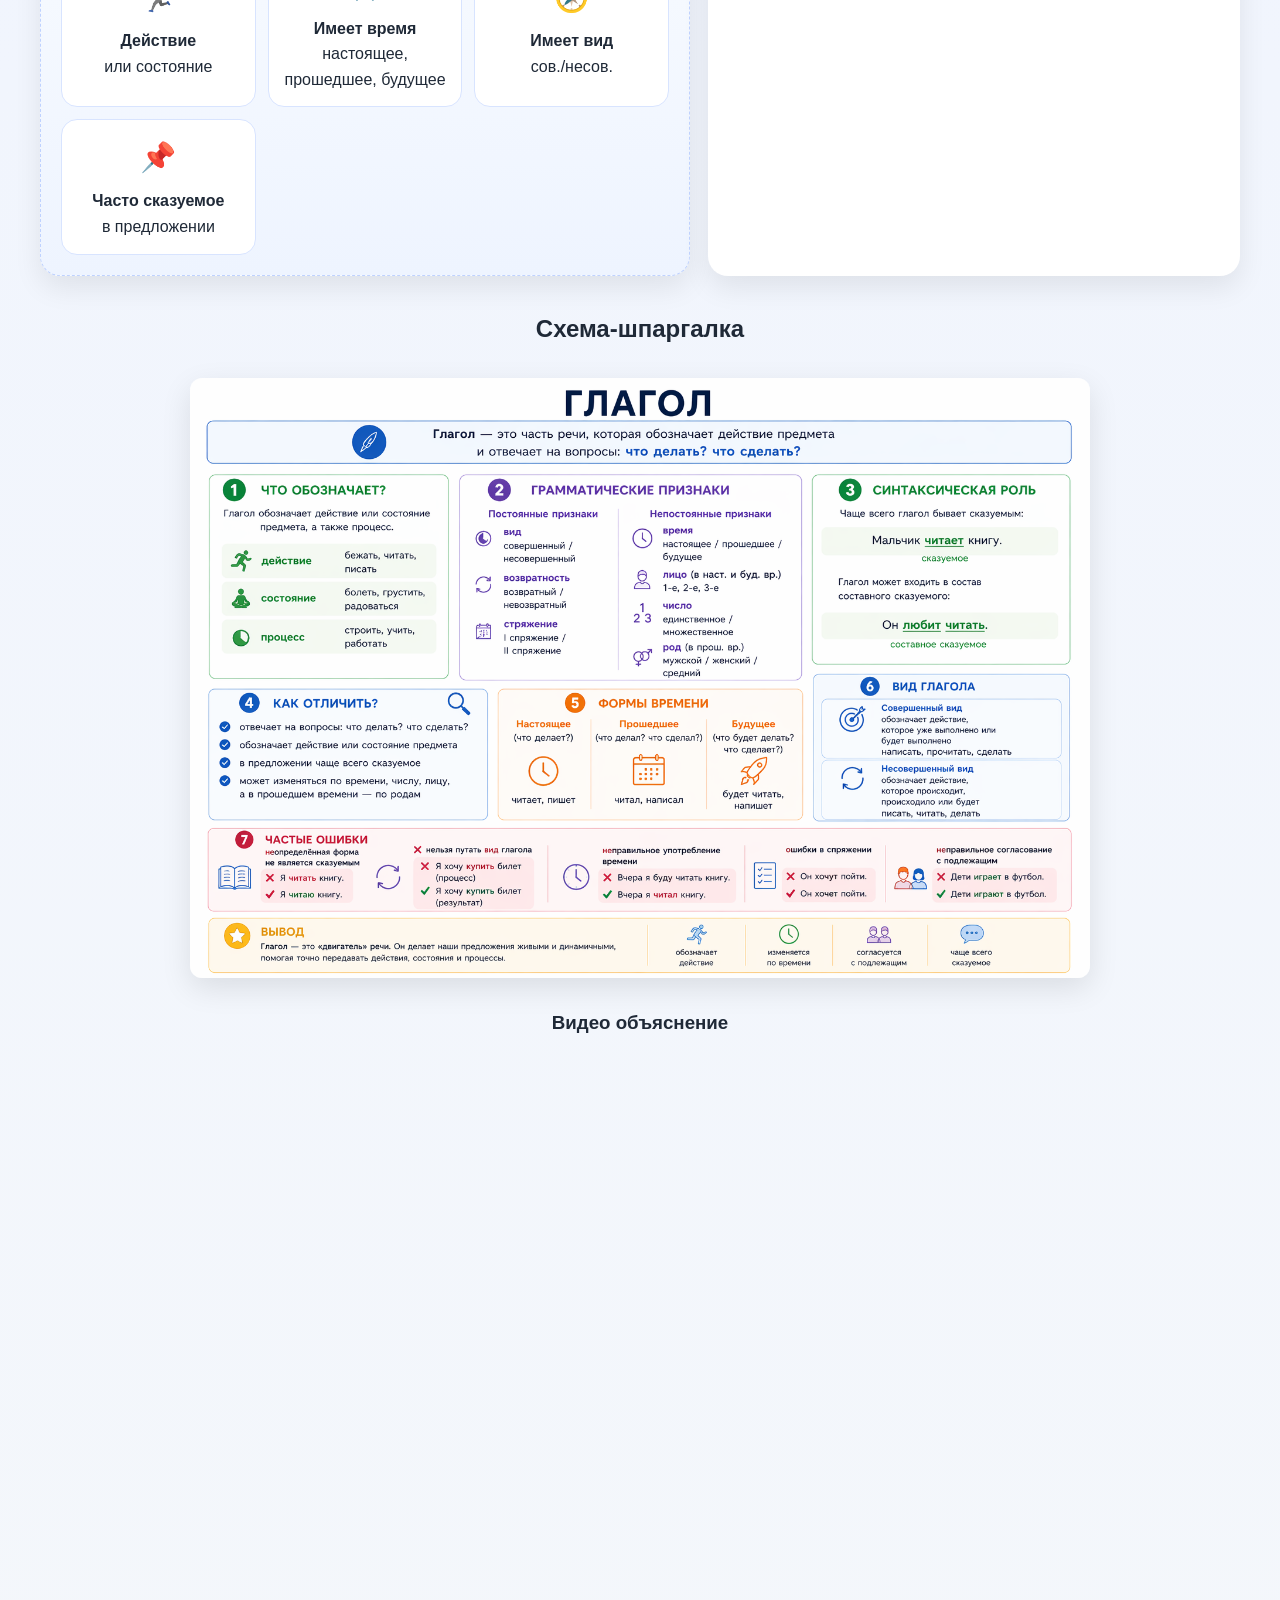
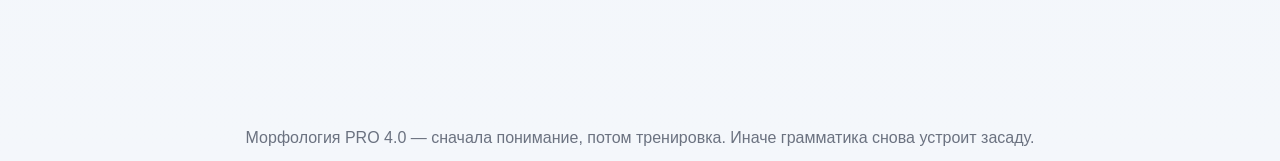
<file: pages/verb.html>
<!DOCTYPE html>
<html lang="ru">
<head>
  <meta charset="UTF-8" />
  <meta name="viewport" content="width=device-width, initial-scale=1.0" />
  <title>Глагол — Морфология PRO 4.0</title>
  <link rel="stylesheet" href="../assets/styles.css" />
</head>
<body data-max-score="6" data-storage-key="verb">
<header>
  <div class="container">
    <div class="topbar">
      <div class="logo">Морфология PRO 4.0</div>
      <nav>
        <a href="../index.html">Главная</a>
        <a href="noun.html">Существительное</a>
        <a href="adjective.html">Прилагательное</a>
        <a href="verb.html">Глагол</a>
        <a href="pronoun.html">Местоимение</a>
      </nav>
    </div>

      <div class="hero">
        <div>
          <h1>Глагол</h1>
          <p>Страница про действие, состояние, процесс, вид и время — всё, что делает глагол глаголом.</p>
        </div>
        <div class="hero-card">
          <h3>На этой странице</h3>
          <div class="hero-grid">
            <div class="hero-mini">🏃 Действие</div>
            <div class="hero-mini">⏰ Время</div>
            <div class="hero-mini">🧭 Вид</div>
            <div class="hero-mini">🎯 3 задания</div>
          </div>
        </div>
      </div>
    </div>
  </header>
  <main>
    <div class="container">
      <section class="section">
        <div class="section-head">
          <h2>Глагол</h2>
          <span class="tag">Что делать? Что сделать?</span>
        </div>
        <div class="grid">
          <div>
            <article class="card">
              <h3>Теория</h3>
              <div class="theory-block">
                <h4>1. Что обозначает</h4>
                <p>Глагол обозначает <strong>действие</strong>, <strong>состояние</strong> или <strong>процесс</strong>.</p>
                <ul>
                  <li>действие: писать, прыгать</li>
                  <li>состояние: спать, болеть</li>
                  <li>процесс: расти, стареть</li>
                </ul>
              </div>
              <div class="theory-block">
                <h4>2. Грамматические признаки</h4>
                <p><strong>Постоянный признак:</strong> вид — совершенный и несовершенный.</p>
                <p><strong>Непостоянные признаки:</strong> время, число, лицо, а в прошедшем времени — род.</p>
                <div class="mini-table">
                  <div class="mini-row"><strong>Вид</strong><span>писать / написать</span></div>
                  <div class="mini-row"><strong>Время</strong><span>читаю, читал, буду читать</span></div>
                  <div class="mini-row"><strong>Лицо</strong><span>я читаю, ты читаешь, они читают</span></div>
                </div>
              </div>
              <div class="theory-block">
                <h4>3. Синтаксическая роль</h4>
                <p>Чаще всего глагол — это <strong>сказуемое</strong>.</p>
              </div>
              <div class="theory-block">
                <h4>4. Как отличить</h4>
                <ul>
                  <li>задай вопрос: что делать? что сделать?</li>
                  <li>проверь, обозначает ли слово действие или состояние</li>
                  <li>посмотри, можно ли определить время или вид</li>
                </ul>
              </div>
            </article>
            <article class="card infographic">
              <h3>Инфографика: как узнать глагол</h3>
              <div class="info-grid">
                <div class="info-item"><div class="emoji">🏃</div><strong>Действие</strong><span>или состояние</span></div>
                <div class="info-item"><div class="emoji">⏰</div><strong>Имеет время</strong><span>настоящее, прошедшее, будущее</span></div>
                <div class="info-item"><div class="emoji">🧭</div><strong>Имеет вид</strong><span>сов./несов.</span></div>
                <div class="info-item"><div class="emoji">📌</div><strong>Часто сказуемое</strong><span>в предложении</span></div>
              </div>
            </article>
          </div>
          <aside class="card trainer-panel">
            <h3>Тренировка</h3>
            <div class="task" data-points="2">
              <p><strong>1. Выбери все глаголы</strong></p>
              <div class="options multi-select" data-answer="читать,уснуть,расти">
                <button class="option-btn">читать</button>
                <button class="option-btn">уснуть</button>
                <button class="option-btn">смелость</button>
                <button class="option-btn">расти</button>
                <button class="option-btn">зелёный</button>
              </div>
              <button class="primary-btn check-multi">Проверить</button>
              <div class="result"></div>
              <div class="explain">Сюда относятся слова, которые называют действие, процесс или состояние.</div>
            </div>
            <div class="task" data-points="2">
              <p><strong>2. Определи вид глагола «прочитать»</strong></p>
              <input type="text" class="free-input" data-answer="совершенный" placeholder="Напиши вид глагола" />
              <button class="primary-btn check-input">Проверить</button>
              <div class="result"></div>
              <div class="explain">Совершенный вид указывает на завершённость действия.</div>
            </div>
            <div class="task" data-points="2">
              <p><strong>3. Исправь ошибку</strong></p>
              <p><em>Я буду писал письмо.</em></p>
              <input type="text" class="free-input" data-answer="буду писать" placeholder="Напиши правильную форму" />
              <button class="primary-btn check-input">Проверить</button>
              <div class="result"></div>
              <div class="explain">Составное будущее время образуется от «быть» + инфинитив.</div>
            </div>
          </aside>
        </div>
      </section>
      <section class="section">
        <h2 style="text-align:center;">Схема-шпаргалка</h2>
        <img src="../images/Глагол схема.png" class="zoom-img" alt="Схема: глагол" />
        <div style="max-width: 800px; margin: 30px auto; text-align: center;">
  <h3>Видео объяснение</h3>

  <iframe
    width="100%"
    height="450"
    src="https://www.youtube.com/embed/KXF85fYJMMI"
    title="YouTube video player"
    frameborder="0"
    allowfullscreen>
  </iframe>
</div>
      </section>
      <div class="sticky-stats">
        <div><strong>Прогресс</strong><br><span id="stickyText">0 / 6 очков</span></div>
        <div class="progress-track"><div class="progress-fill" id="progressFill"></div></div>
        <div><strong>Ошибок:</strong> <span id="mistakeValue">0</span></div>
      </div>
    </div>
  </main>

<footer>
  Морфология PRO 4.0 — сначала понимание, потом тренировка. Иначе грамматика снова устроит засаду.
</footer>
<script src="../assets/page.js"></script>

</body>
</html>
</file>
<file: assets/styles.css>
:root {
  --bg: #f4f7fb;
  --bg-soft: #eef4ff;
  --card: #ffffff;
  --text: #1f2937;
  --muted: #6b7280;
  --blue: #2f6fed;
  --violet: #7c4dff;
  --green: #169c57;
  --red: #cf3f3f;
  --yellow: #f59e0b;
  --line: #d8e3ff;
  --shadow: 0 12px 28px rgba(0,0,0,.08);
  --radius: 20px;
}
* { box-sizing: border-box; }
html { scroll-behavior: smooth; }
body {
  margin: 0;
  font-family: Inter, Arial, sans-serif;
  background: linear-gradient(180deg, #eef3ff 0%, var(--bg) 100%);
  color: var(--text);
  line-height: 1.6;
}
.container { width: min(1200px, 94%); margin: 0 auto; }
header {
  background: linear-gradient(135deg, var(--blue), var(--violet));
  color: white;
  padding: 24px 0 42px;
  box-shadow: var(--shadow);
}
.topbar {
  display: flex; justify-content: space-between; align-items: center; gap: 12px; flex-wrap: wrap; margin-bottom: 26px;
}
.logo { font-size: 1.2rem; font-weight: 800; letter-spacing: .3px; }
nav { display: flex; flex-wrap: wrap; gap: 10px; }
nav a {
  color: white; text-decoration: none; background: rgba(255,255,255,.14); padding: 10px 14px; border-radius: 999px; transition: .2s ease; font-size: .95rem;
}
nav a:hover { background: rgba(255,255,255,.22); }
.hero { display: grid; grid-template-columns: 1.2fr .8fr; gap: 24px; align-items: center; }
.hero h1 { font-size: clamp(2rem, 4vw, 3.2rem); line-height: 1.08; margin: 0 0 14px; }
.hero p { margin: 0; opacity: .95; font-size: 1.02rem; }
.hero-card {
  background: rgba(255,255,255,.12); border: 1px solid rgba(255,255,255,.18); border-radius: 24px; padding: 20px; backdrop-filter: blur(10px);
}
.hero-grid { display: grid; grid-template-columns: repeat(2, 1fr); gap: 12px; margin-top: 12px; }
.hero-mini { background: rgba(255,255,255,.15); border-radius: 16px; padding: 14px; font-weight: 600; text-align: center; }
main { padding: 30px 0 70px; }
.section { margin: 34px 0; scroll-margin-top: 24px; }
.section-head { display: flex; justify-content: space-between; align-items: center; gap: 14px; flex-wrap: wrap; margin-bottom: 16px; }
.section-head h2 { margin: 0; font-size: 1.9rem; }
.tag { padding: 8px 12px; border-radius: 999px; background: #e9f0ff; color: var(--blue); font-weight: 700; font-size: .92rem; }
.grid { display: grid; grid-template-columns: 1.1fr .9fr; gap: 18px; }
.card { background: var(--card); border-radius: var(--radius); box-shadow: var(--shadow); padding: 20px; }
.card h3 { margin-top: 0; }
.theory-block { margin-bottom: 16px; padding: 14px 16px; border-radius: 16px; background: #fafcff; border: 1px solid var(--line); }
.theory-block h4 { margin: 0 0 8px; color: var(--blue); }
ul { margin: 8px 0 0; padding-left: 20px; }
li { margin-bottom: 8px; }
.infographic { background: linear-gradient(180deg, #f8fbff 0%, #eef4ff 100%); border: 1px dashed #bfd2ff; }
.info-grid { display: grid; grid-template-columns: repeat(auto-fit, minmax(150px, 1fr)); gap: 12px; margin-top: 12px; }
.info-item { background: white; border: 1px solid #d8e4ff; border-radius: 16px; padding: 14px; text-align: center; min-height: 124px; display: flex; flex-direction: column; justify-content: center; }
.emoji { font-size: 1.8rem; margin-bottom: 8px; }
.mini-table { display: grid; gap: 8px; margin-top: 10px; }
.mini-row { display: grid; grid-template-columns: 1.1fr 1.3fr; gap: 10px; background: white; border: 1px solid var(--line); border-radius: 12px; padding: 10px 12px; }
.trainer-panel { display: flex; flex-direction: column; gap: 14px; }
.task { background: #f8fbff; border: 1px solid var(--line); border-radius: 16px; padding: 16px; }
.task p { margin-top: 0; }
.options { display: grid; gap: 10px; }
button, .link-btn {
  border: none; border-radius: 12px; padding: 11px 14px; font-weight: 700; cursor: pointer; transition: .2s ease; display: inline-block; text-decoration: none;
}
.option-btn { background: white; border: 1px solid var(--line); text-align: left; color: var(--text); }
.option-btn:hover { background: #eef4ff; }
.primary-btn, .link-primary { background: var(--blue); color: white; }
.secondary-btn, .link-secondary { background: white; color: var(--text); border: 1px solid var(--line); }
input[type="text"], select { width: 100%; margin: 8px 0 10px; padding: 11px 12px; border-radius: 12px; border: 1px solid #cbd5e1; font-size: 1rem; background: white; }
.result { margin-top: 8px; min-height: 24px; font-weight: 700; }
.good { color: var(--green); }
.bad { color: var(--red); }
.explain { margin-top: 8px; color: var(--muted); font-size: .95rem; }
.chips { display: flex; flex-wrap: wrap; gap: 8px; margin: 12px 0; }
.chip { padding: 9px 12px; border-radius: 999px; background: white; border: 1px solid var(--line); cursor: grab; user-select: none; }
.dropzone { min-height: 54px; border: 2px dashed #bfd2ff; background: white; border-radius: 14px; padding: 12px; margin-top: 8px; }
.dropzone strong { display: block; margin-bottom: 6px; }
.drag-note { color: var(--muted); font-size: .92rem; margin-top: 6px; }
.zoom-img { width: 100%; max-width: 900px; display: block; margin: 30px auto; border-radius: 12px; box-shadow: 0 10px 30px rgba(0,0,0,0.1); }
.sticky-stats { position: sticky; bottom: 12px; z-index: 20; margin-top: 28px; background: rgba(17,24,39,.92); color: white; border-radius: 18px; padding: 14px 18px; box-shadow: var(--shadow); display: grid; grid-template-columns: 180px 1fr 180px; gap: 16px; align-items: center; }
.progress-track { height: 12px; background: rgba(255,255,255,.16); border-radius: 999px; overflow: hidden; }
.progress-fill { width: 0%; height: 100%; background: linear-gradient(90deg, #60a5fa, #a78bfa); transition: width .25s ease; }
footer { text-align: center; color: var(--muted); padding: 28px 0 10px; }

.parts-grid { display: grid; grid-template-columns: repeat(auto-fit, minmax(240px, 1fr)); gap: 18px; }
.part-card { background: white; border-radius: 22px; box-shadow: var(--shadow); padding: 20px; display: flex; flex-direction: column; gap: 12px; }
.part-card h3 { margin: 0; }
.part-card p { margin: 0; color: var(--muted); }
.part-meta { color: var(--blue); font-weight: 700; }
.feature-list { display: grid; gap: 8px; color: var(--text); }
.tip-box { background: #fff7e8; border: 1px solid #fde3a7; border-radius: 18px; padding: 18px; }
.small-note { color: var(--muted); font-size: .95rem; }

@media (max-width: 980px) {
  .hero, .grid, .sticky-stats { grid-template-columns: 1fr; }
}
</file>
